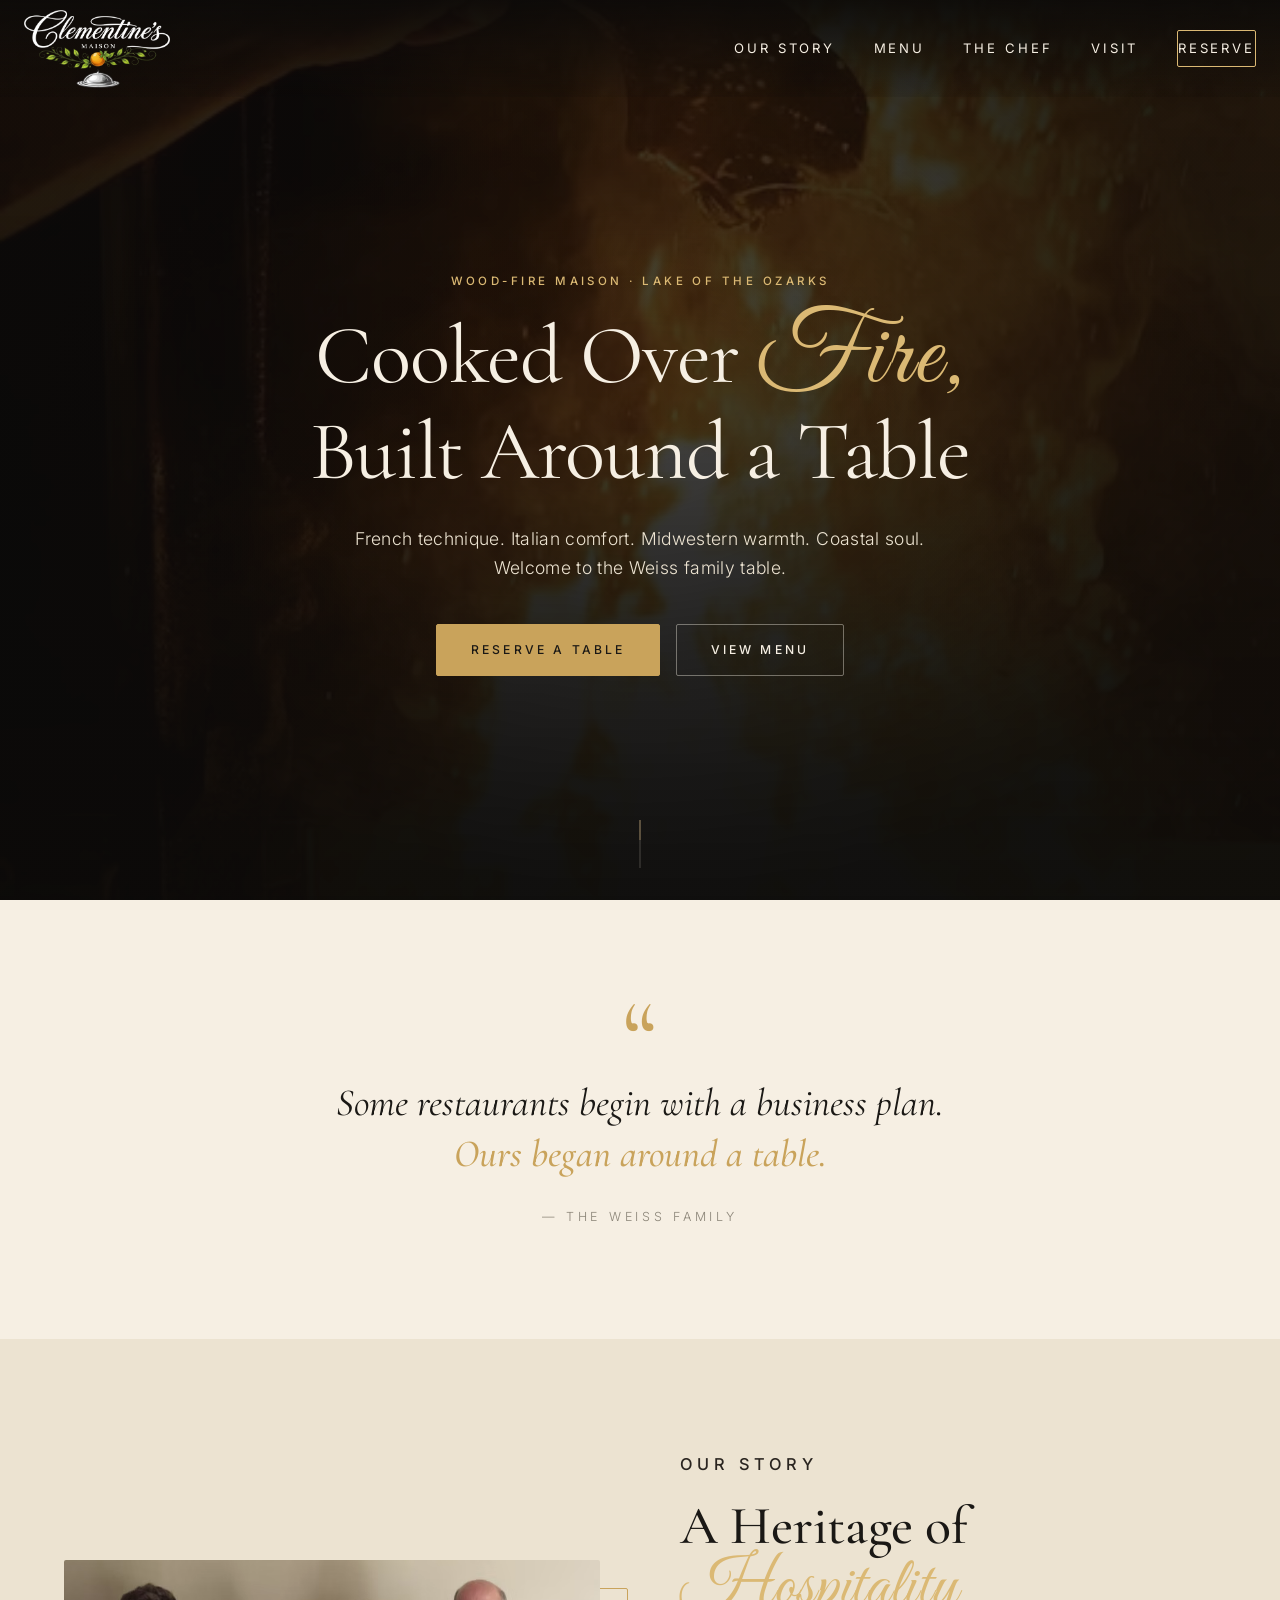
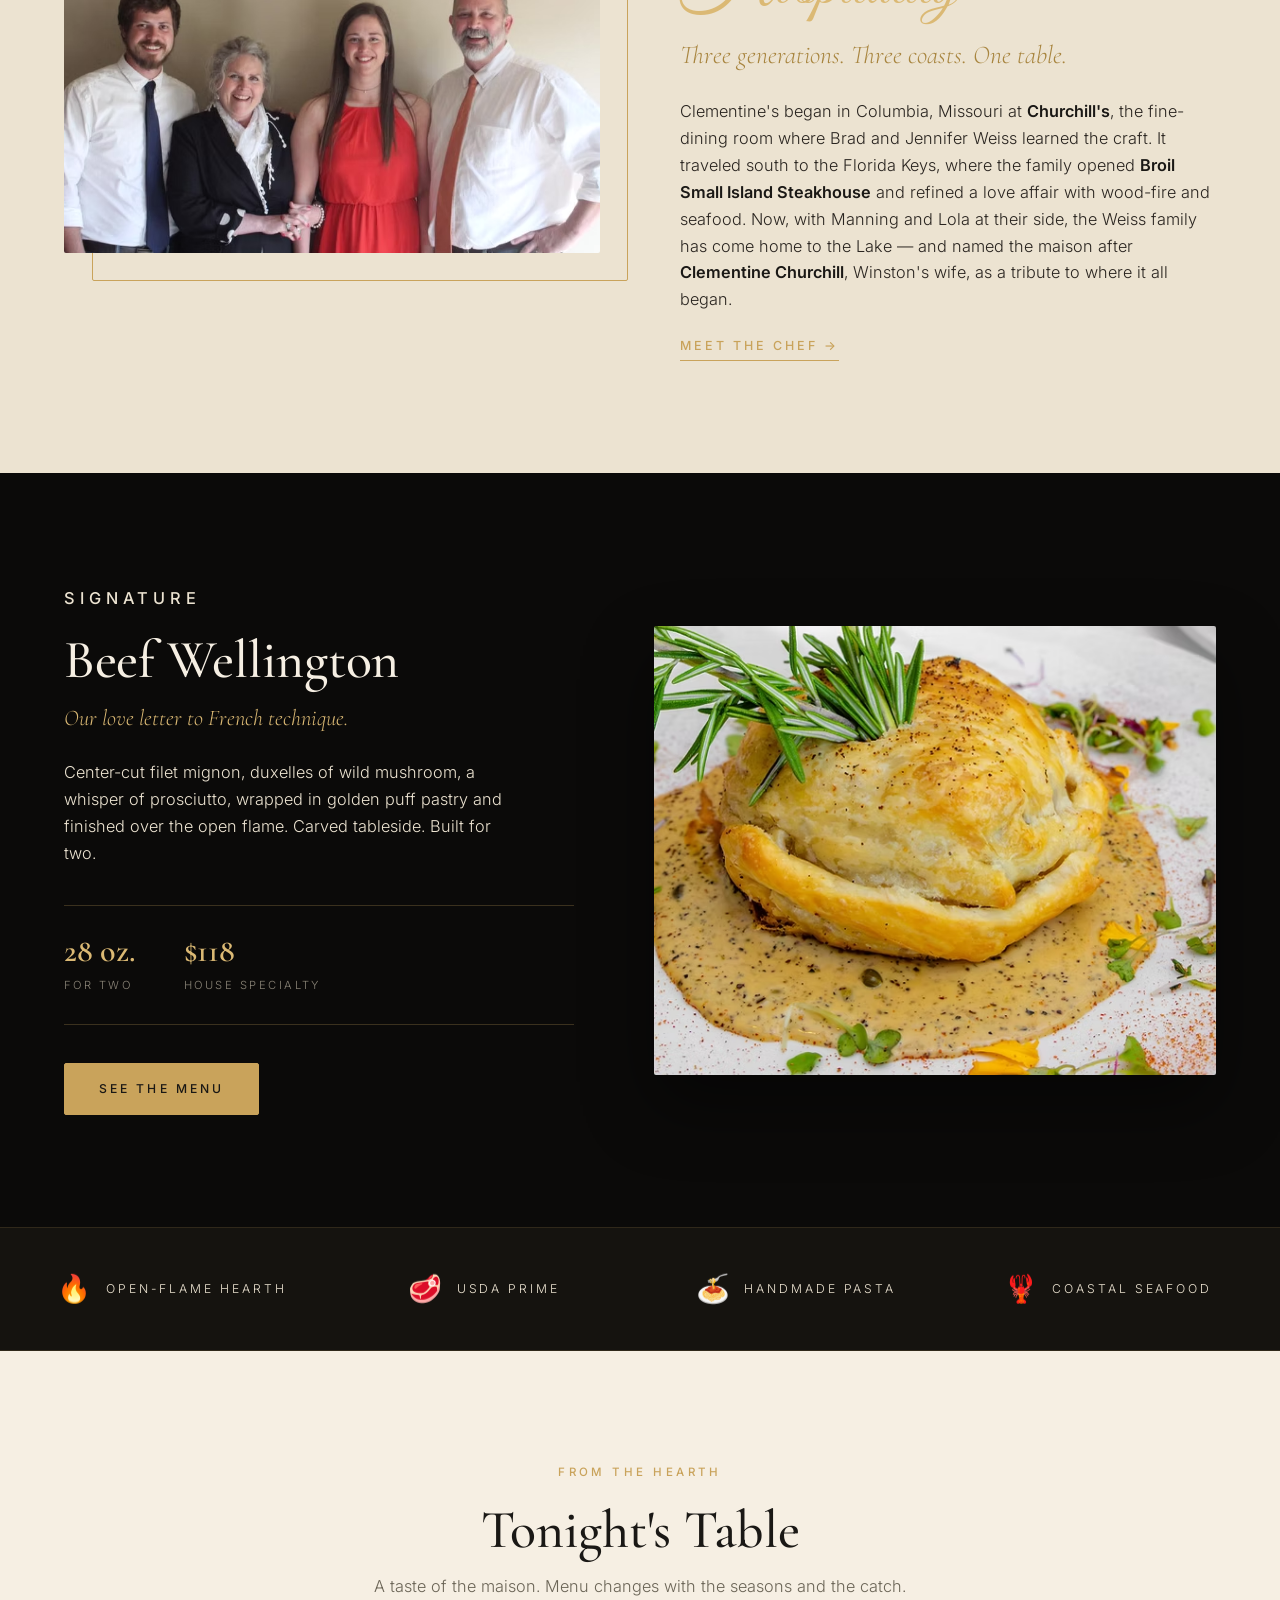
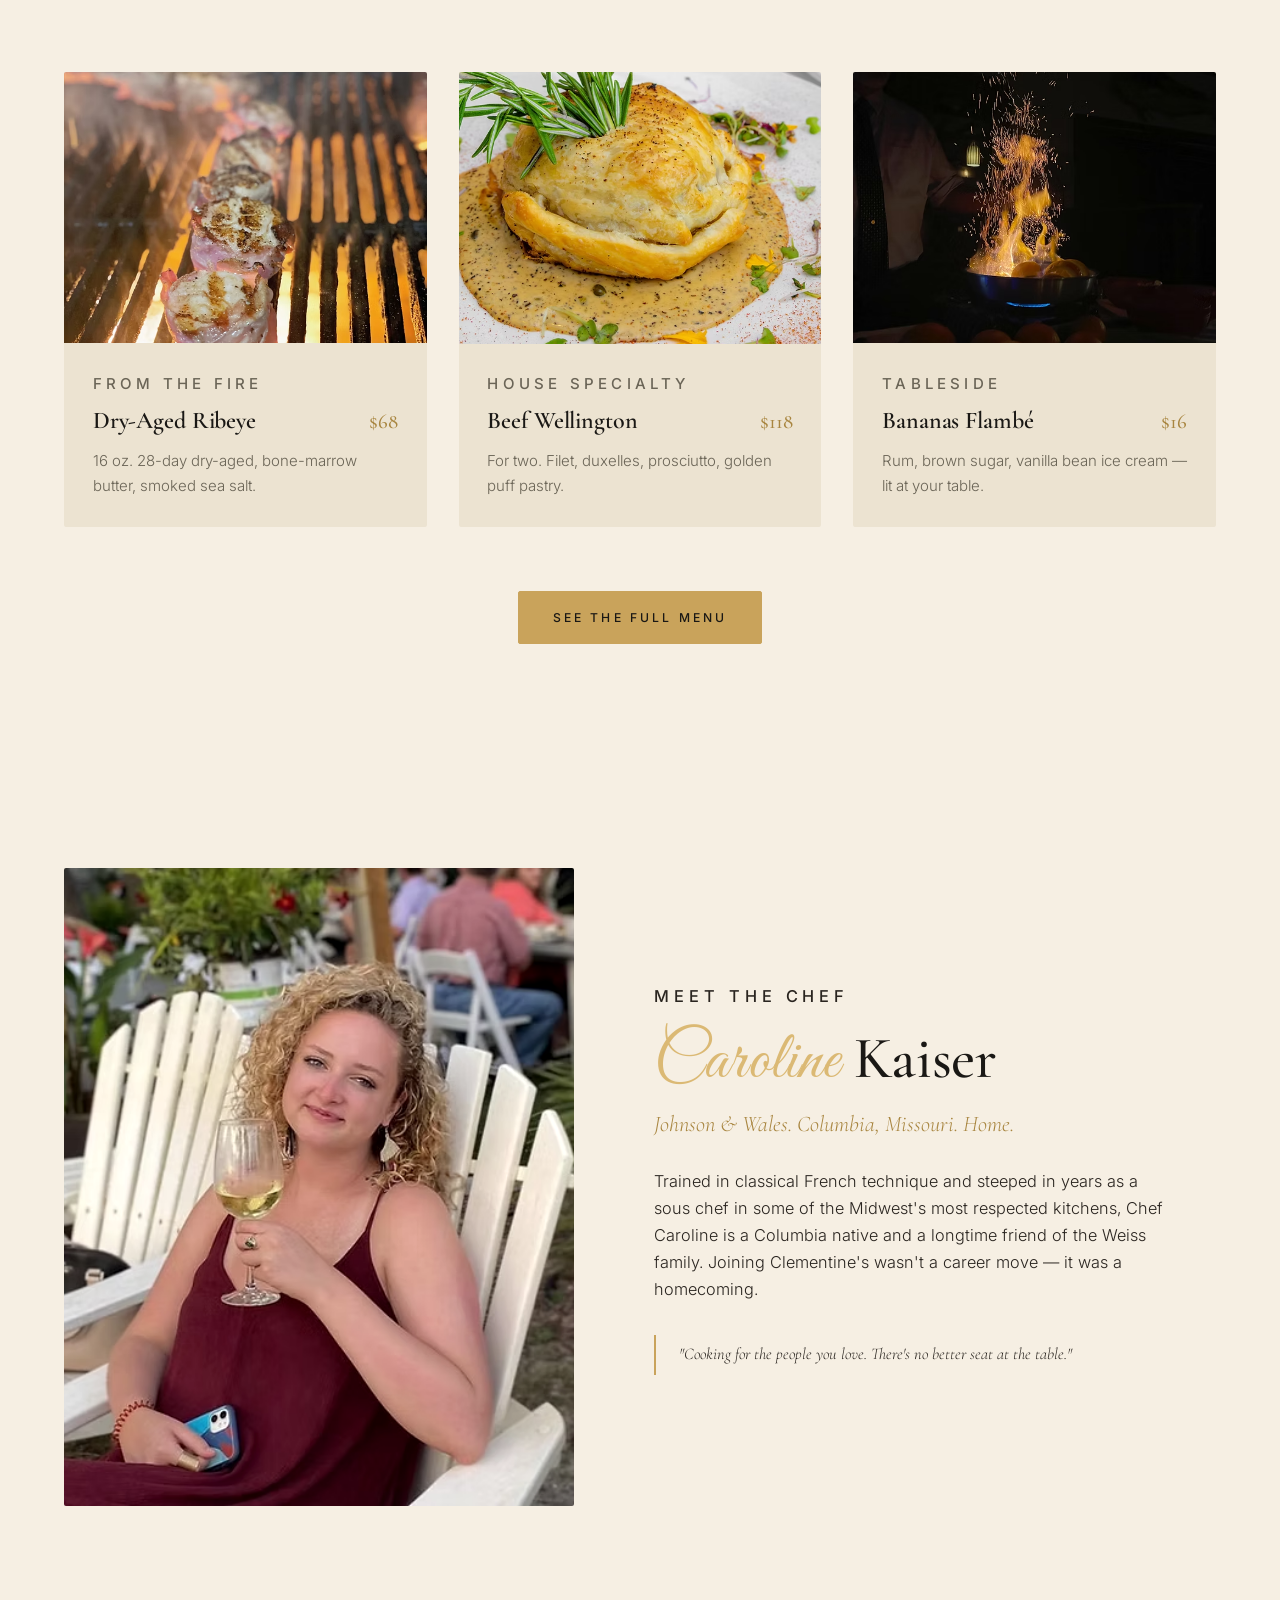
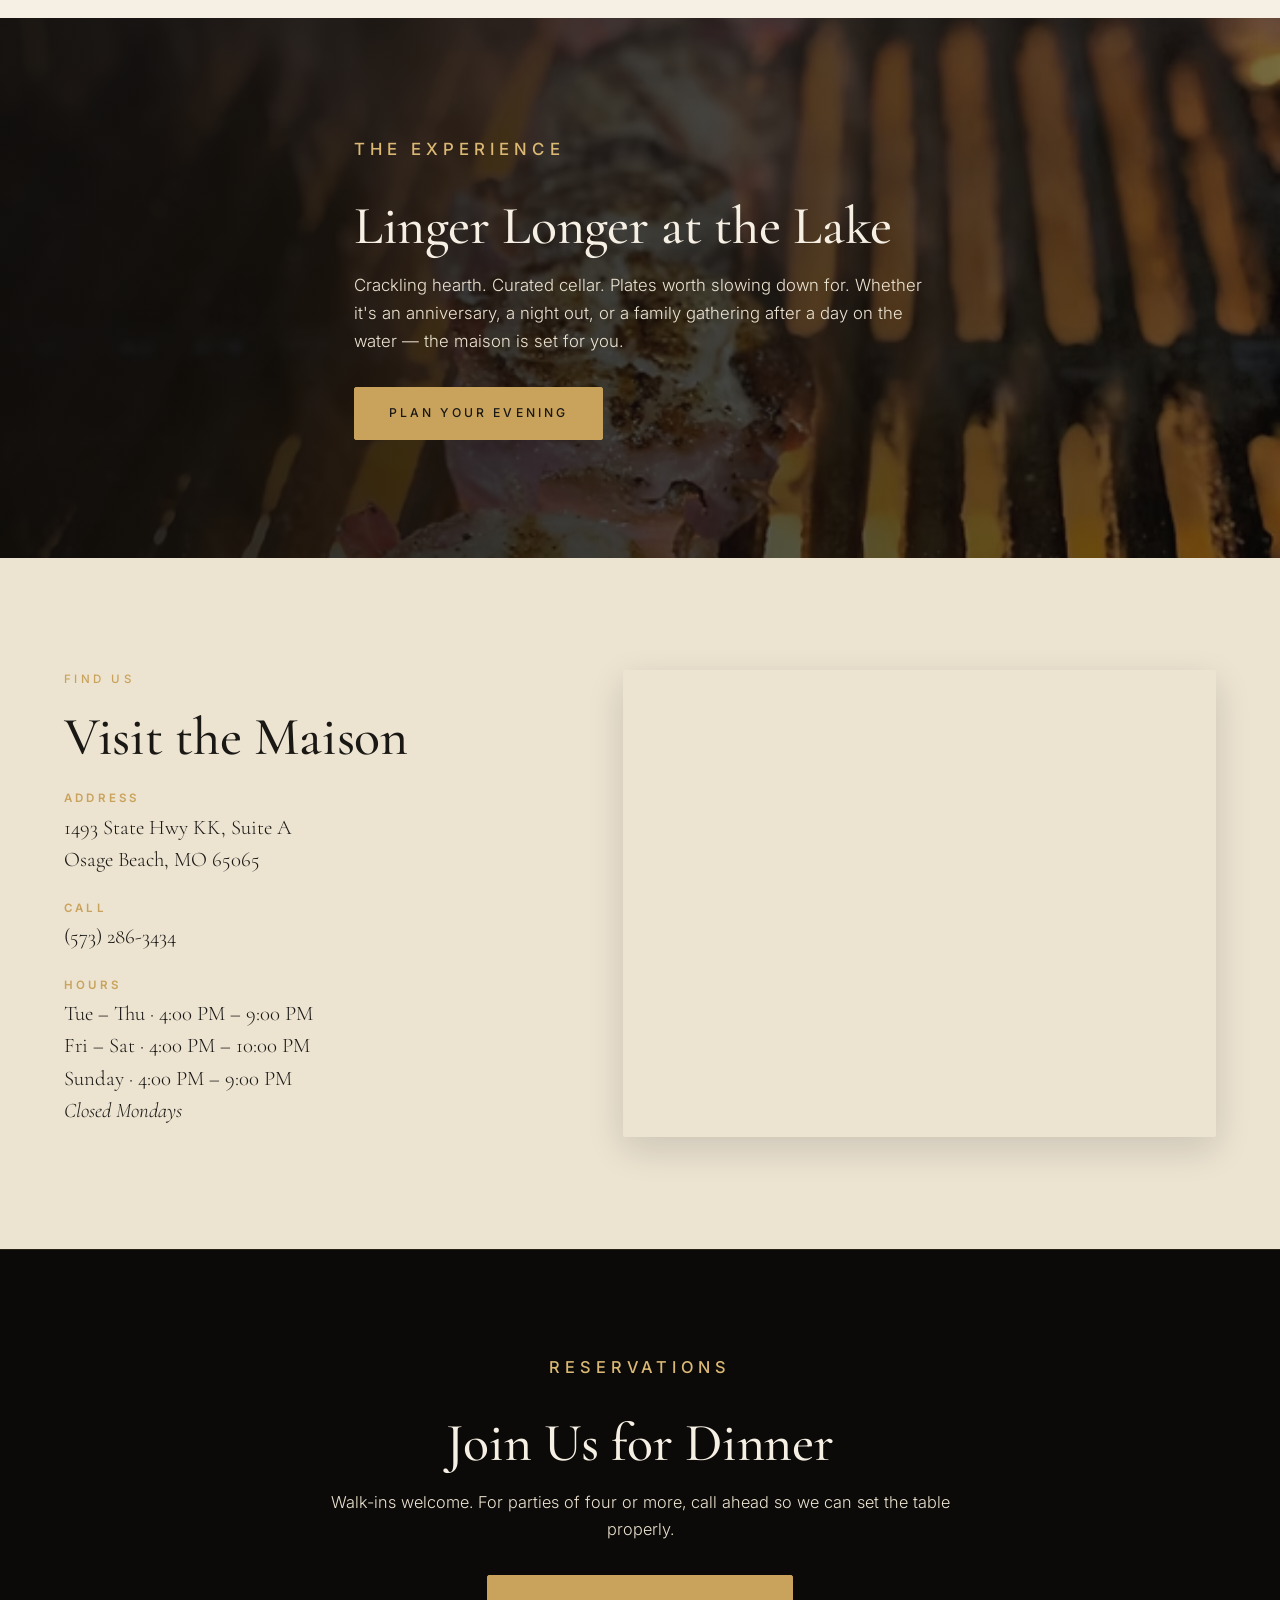
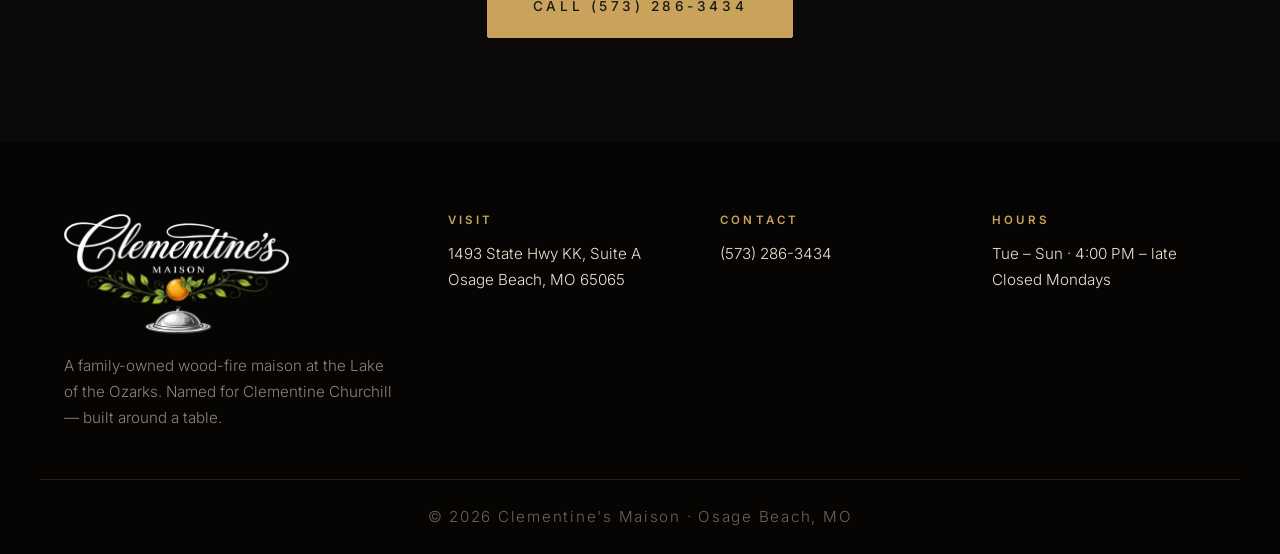
<file: index.html>
<!DOCTYPE html>
<html lang="en">
<head>
<meta charset="UTF-8" />
<meta name="viewport" content="width=device-width, initial-scale=1.0" />
<title>Clementine's Maison — Wood-Fire Steakhouse | Osage Beach, MO</title>
<meta name="description" content="A family-owned wood-fire steakhouse at the Lake of the Ozarks. French technique, Italian comfort, Midwestern warmth, coastal soul." />
<link rel="preconnect" href="https://fonts.googleapis.com" />
<link rel="preconnect" href="https://fonts.gstatic.com" crossorigin />
<link href="https://fonts.googleapis.com/css2?family=Cormorant+Garamond:ital,wght@0,400;0,500;0,600;0,700;1,400&family=Great+Vibes&family=Inter:wght@300;400;500;600&display=swap" rel="stylesheet" />
<link rel="stylesheet" href="styles.css" />
</head>
<body>
<header class="site-header" id="siteHeader">
  <div class="nav-wrap">
    <a href="index.html" class="brand">
      <img src="assets/clementines_logo_nobg.png" alt="Clementine's Maison" class="brand-logo" />
    </a>
    <button class="nav-toggle" id="navToggle" aria-label="Toggle menu">
      <span></span><span></span><span></span>
    </button>
    <nav class="main-nav" id="mainNav">
      <a href="#story">Our Story</a>
      <a href="#menu">Menu</a>
      <a href="#chef">The Chef</a>
      <a href="#visit">Visit</a>
      <a href="#reserve" class="btn btn-outline btn-sm">Reserve</a>
    </nav>
  </div>
</header>

<section class="hero">
  <div class="hero-media">
    <img src="assets/fire_grill.avif" alt="Wood fire at the hearth" />
    <div class="hero-overlay"></div>
  </div>
  <div class="hero-content">
    <p class="eyebrow">Wood-Fire Maison · Lake of the Ozarks</p>
    <h1>Cooked Over <span class="script">Fire,</span><br/>Built Around a Table</h1>
    <p class="hero-sub">French technique. Italian comfort. Midwestern warmth. Coastal soul. Welcome to the Weiss family table.</p>
    <div class="hero-cta">
      <a href="#reserve" class="btn btn-primary">Reserve a Table</a>
      <a href="#menu" class="btn btn-ghost">View Menu</a>
    </div>
  </div>
  <div class="hero-scroll">
    <span></span>
  </div>
</section>

<section class="pullquote">
  <div class="container">
    <p class="mark">&ldquo;</p>
    <blockquote>
      Some restaurants begin with a business plan.<br/>
      <em>Ours began around a table.</em>
    </blockquote>
    <p class="attribution">— The Weiss Family</p>
  </div>
</section>

<section class="story" id="story">
  <div class="container story-grid">
    <div class="story-image">
      <img src="assets/weiss_family.avif" alt="The Weiss family" />
      <div class="story-image-accent"></div>
    </div>
    <div class="story-copy">
      <p class="eyebrow">Our Story</p>
      <h2>A Heritage of <span class="script">Hospitality</span></h2>
      <p class="lede">Three generations. Three coasts. One table.</p>
      <p>Clementine's began in Columbia, Missouri at <strong>Churchill's</strong>, the fine-dining room where Brad and Jennifer Weiss learned the craft. It traveled south to the Florida Keys, where the family opened <strong>Broil Small Island Steakhouse</strong> and refined a love affair with wood-fire and seafood. Now, with Manning and Lola at their side, the Weiss family has come home to the Lake — and named the maison after <strong>Clementine Churchill</strong>, Winston's wife, as a tribute to where it all began.</p>
      <a href="#chef" class="link-arrow">Meet the Chef →</a>
    </div>
  </div>
</section>

<section class="signature">
  <div class="container signature-grid">
    <div class="signature-copy">
      <p class="eyebrow">Signature</p>
      <h2>Beef Wellington</h2>
      <p class="lede">Our love letter to French technique.</p>
      <p>Center-cut filet mignon, duxelles of wild mushroom, a whisper of prosciutto, wrapped in golden puff pastry and finished over the open flame. Carved tableside. Built for two.</p>
      <div class="signature-meta">
        <div><span class="meta-num">28 oz.</span><span class="meta-lbl">For Two</span></div>
        <div><span class="meta-num">$118</span><span class="meta-lbl">House Specialty</span></div>
      </div>
      <a href="menu.html" class="btn btn-primary">See the Menu</a>
    </div>
    <div class="signature-image">
      <img src="assets/beef_wellington.avif" alt="Beef Wellington" />
    </div>
  </div>
</section>

<section class="feature-strip">
  <div class="feature-item"><span>🔥</span><p>Open-Flame Hearth</p></div>
  <div class="feature-item"><span>🥩</span><p>USDA Prime</p></div>
  <div class="feature-item"><span>🍝</span><p>Handmade Pasta</p></div>
  <div class="feature-item"><span>🦞</span><p>Coastal Seafood</p></div>
</section>

<section class="menu-preview" id="menu">
  <div class="container">
    <div class="section-head">
      <p class="eyebrow">From the Hearth</p>
      <h2>Tonight's Table</h2>
      <p class="section-sub">A taste of the maison. Menu changes with the seasons and the catch.</p>
    </div>

    <div class="menu-grid">
      <article class="menu-card">
        <div class="menu-card-img">
          <img src="assets/steaks_grill.avif" alt="Steaks over fire" />
        </div>
        <div class="menu-card-body">
          <p class="card-eyebrow">From the Fire</p>
          <div class="menu-card-head">
            <h3>Dry-Aged Ribeye</h3>
            <span class="price">$68</span>
          </div>
          <p>16 oz. 28-day dry-aged, bone-marrow butter, smoked sea salt.</p>
        </div>
      </article>

      <article class="menu-card">
        <div class="menu-card-img">
          <img src="assets/beef_wellington.avif" alt="Beef Wellington" />
        </div>
        <div class="menu-card-body">
          <p class="card-eyebrow">House Specialty</p>
          <div class="menu-card-head">
            <h3>Beef Wellington</h3>
            <span class="price">$118</span>
          </div>
          <p>For two. Filet, duxelles, prosciutto, golden puff pastry.</p>
        </div>
      </article>

      <article class="menu-card">
        <div class="menu-card-img">
          <img src="assets/banana_fire.avif" alt="Bananas Foster" />
        </div>
        <div class="menu-card-body">
          <p class="card-eyebrow">Tableside</p>
          <div class="menu-card-head">
            <h3>Bananas Flambé</h3>
            <span class="price">$16</span>
          </div>
          <p>Rum, brown sugar, vanilla bean ice cream — lit at your table.</p>
        </div>
      </article>
    </div>

    <div class="menu-cta">
      <a href="menu.html" class="btn btn-primary">See the Full Menu</a>
    </div>
  </div>
</section>

<section class="chef" id="chef">
  <div class="container chef-grid">
    <div class="chef-image">
      <img src="assets/chef_caroline.avif" alt="Chef Caroline Kaiser" />
    </div>
    <div class="chef-copy">
      <p class="eyebrow">Meet the Chef</p>
      <h2><span class="script">Caroline</span> Kaiser</h2>
      <p class="lede">Johnson & Wales. Columbia, Missouri. Home.</p>
      <p>Trained in classical French technique and steeped in years as a sous chef in some of the Midwest's most respected kitchens, Chef Caroline is a Columbia native and a longtime friend of the Weiss family. Joining Clementine's wasn't a career move — it was a homecoming.</p>
      <p class="chef-quote">"Cooking for the people you love. There's no better seat at the table."</p>
    </div>
  </div>
</section>

<section class="experience">
  <div class="experience-media">
    <img src="assets/steaks_grill.avif" alt="Steakhouse dining" />
    <div class="experience-overlay"></div>
  </div>
  <div class="container experience-content">
    <p class="eyebrow light">The Experience</p>
    <h2>Linger Longer at the Lake</h2>
    <p>Crackling hearth. Curated cellar. Plates worth slowing down for. Whether it's an anniversary, a night out, or a family gathering after a day on the water — the maison is set for you.</p>
    <a href="#reserve" class="btn btn-primary">Plan Your Evening</a>
  </div>
</section>

<section class="visit" id="visit">
  <div class="container visit-grid">
    <div class="visit-copy">
      <p class="eyebrow">Find Us</p>
      <h2>Visit the Maison</h2>
      <div class="visit-info">
        <div>
          <h4>Address</h4>
          <p>1493 State Hwy KK, Suite A<br/>Osage Beach, MO 65065</p>
        </div>
        <div>
          <h4>Call</h4>
          <p><a href="tel:+15732863434">(573) 286-3434</a></p>
        </div>
        <div>
          <h4>Hours</h4>
          <p>Tue – Thu · 4:00 PM – 9:00 PM<br/>Fri – Sat · 4:00 PM – 10:00 PM<br/>Sunday · 4:00 PM – 9:00 PM<br/><em>Closed Mondays</em></p>
        </div>
      </div>
    </div>
    <div class="visit-map">
      <iframe src="https://www.google.com/maps?q=1493+State+Hwy+KK,+Osage+Beach,+MO&output=embed" loading="lazy" allowfullscreen referrerpolicy="no-referrer-when-downgrade" title="Map"></iframe>
    </div>
  </div>
</section>

<section class="reserve" id="reserve">
  <div class="container reserve-inner">
    <p class="eyebrow light">Reservations</p>
    <h2>Join Us for Dinner</h2>
    <p>Walk-ins welcome. For parties of four or more, call ahead so we can set the table properly.</p>
    <a href="tel:+15732863434" class="btn btn-primary btn-lg">Call (573) 286-3434</a>
  </div>
</section>

<footer class="site-footer">
  <div class="container footer-grid">
    <div class="footer-brand">
      <img src="assets/clementines_logo_nobg.png" alt="Clementine's Maison" />
      <p>A family-owned wood-fire maison at the Lake of the Ozarks. Named for Clementine Churchill — built around a table.</p>
    </div>
    <div>
      <h4>Visit</h4>
      <p>1493 State Hwy KK, Suite A<br/>Osage Beach, MO 65065</p>
    </div>
    <div>
      <h4>Contact</h4>
      <p><a href="tel:+15732863434">(573) 286-3434</a></p>
    </div>
    <div>
      <h4>Hours</h4>
      <p>Tue – Sun · 4:00 PM – late<br/>Closed Mondays</p>
    </div>
  </div>
  <div class="footer-bottom">
    <p>© <span id="year"></span> Clementine's Maison · Osage Beach, MO</p>
  </div>
</footer>

<script src="script.js"></script>
</body>
</html>
</file>
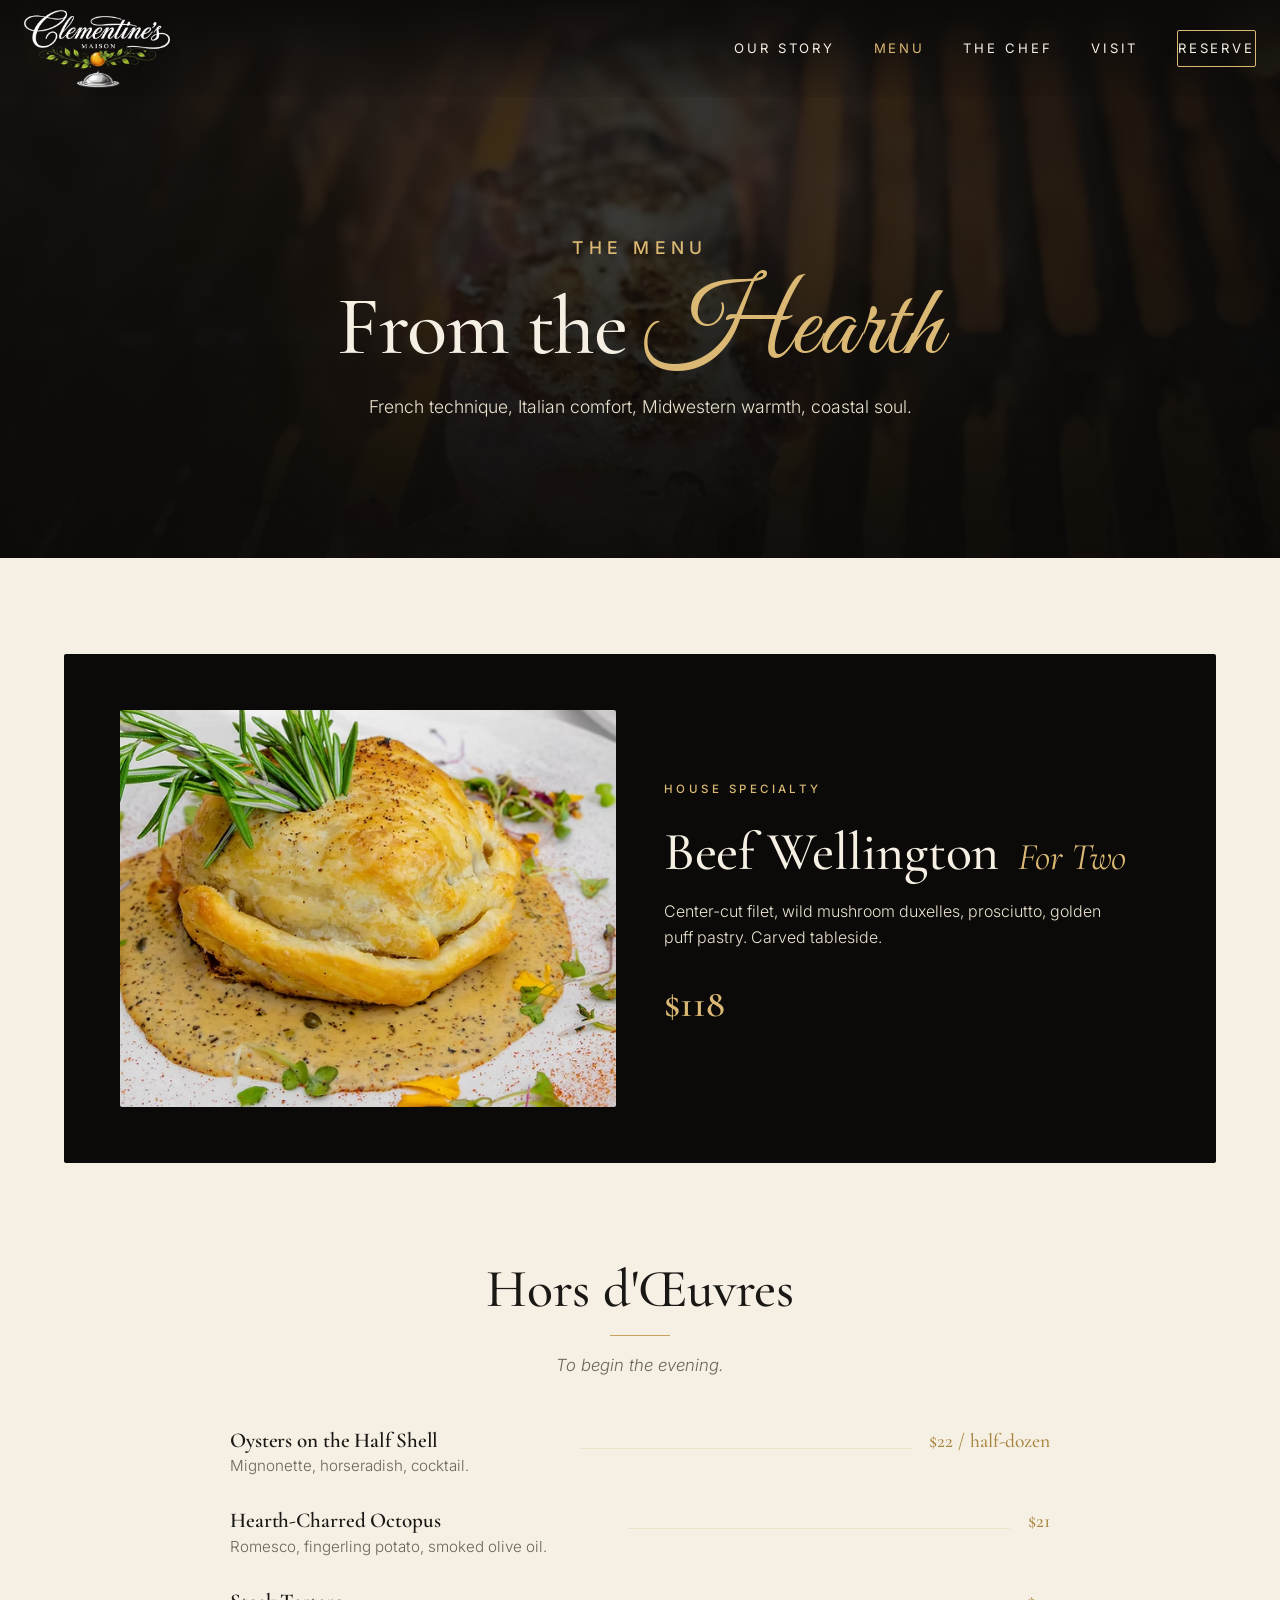
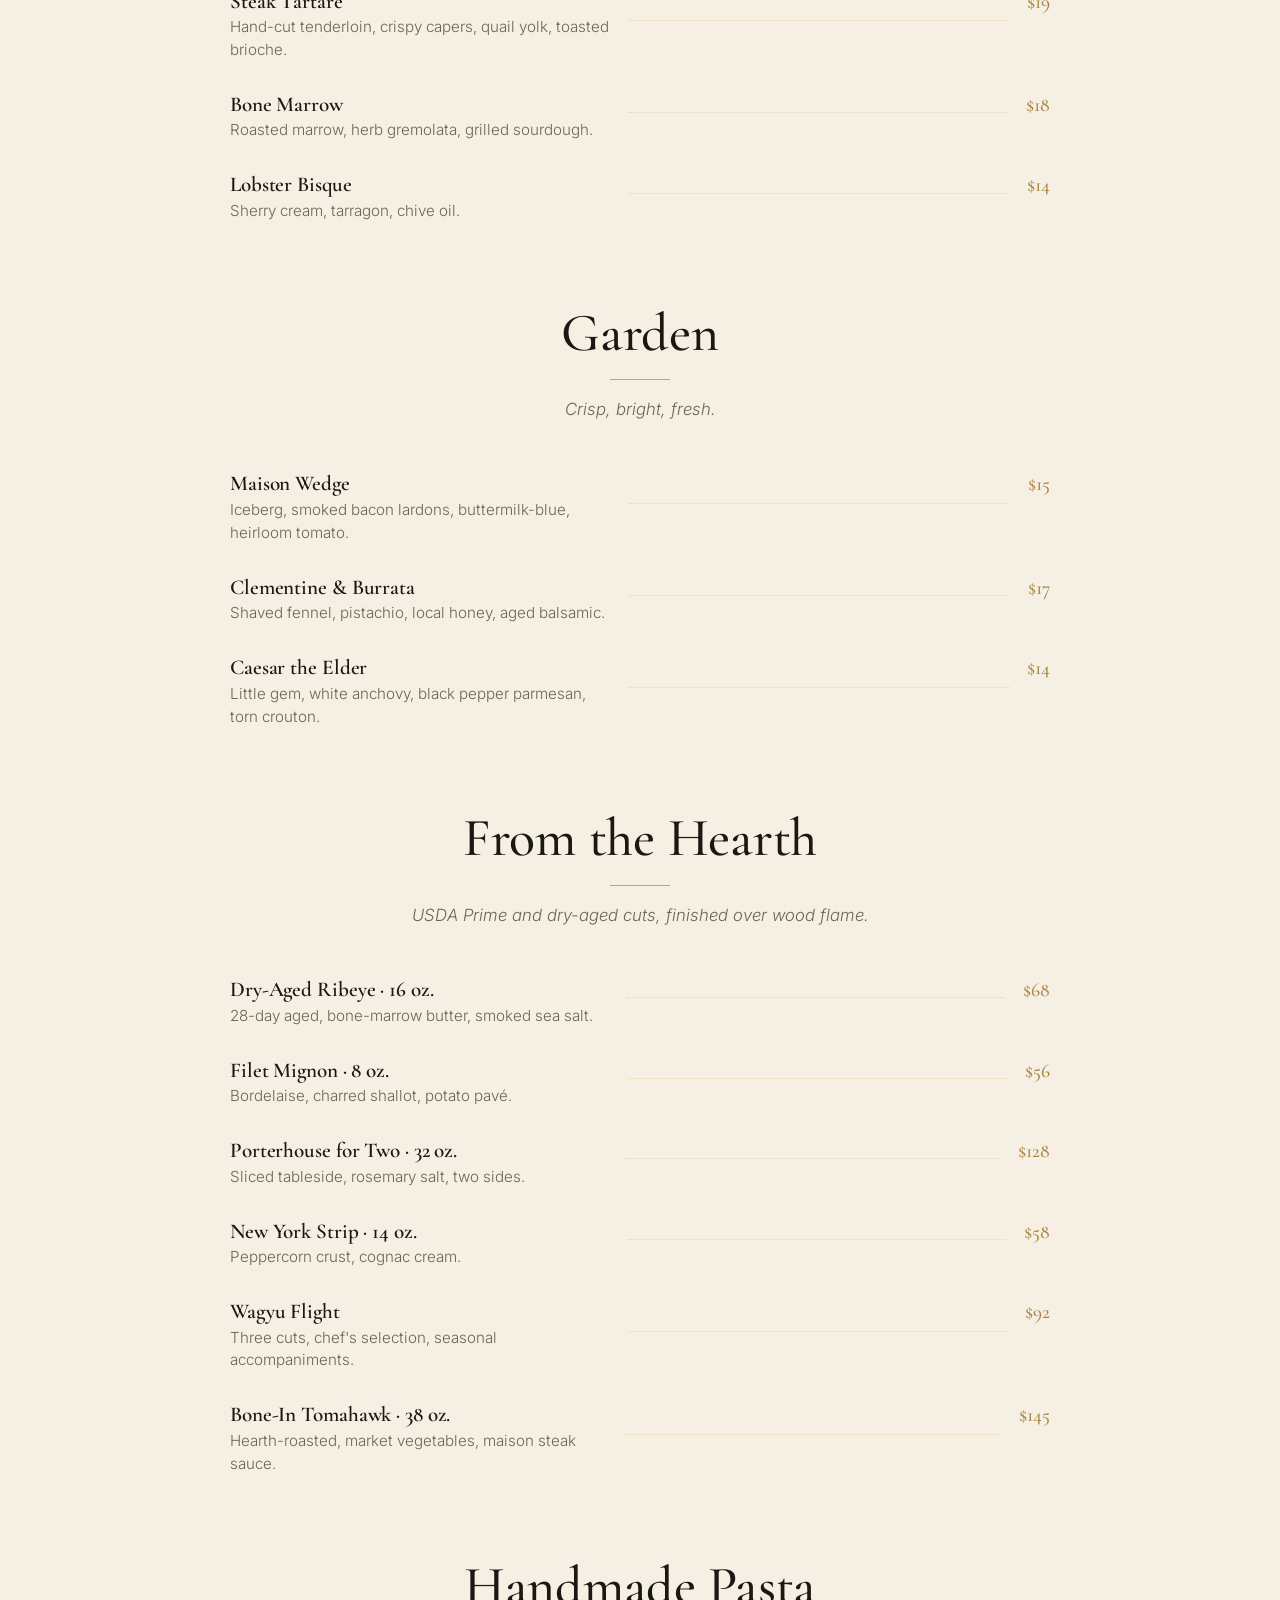
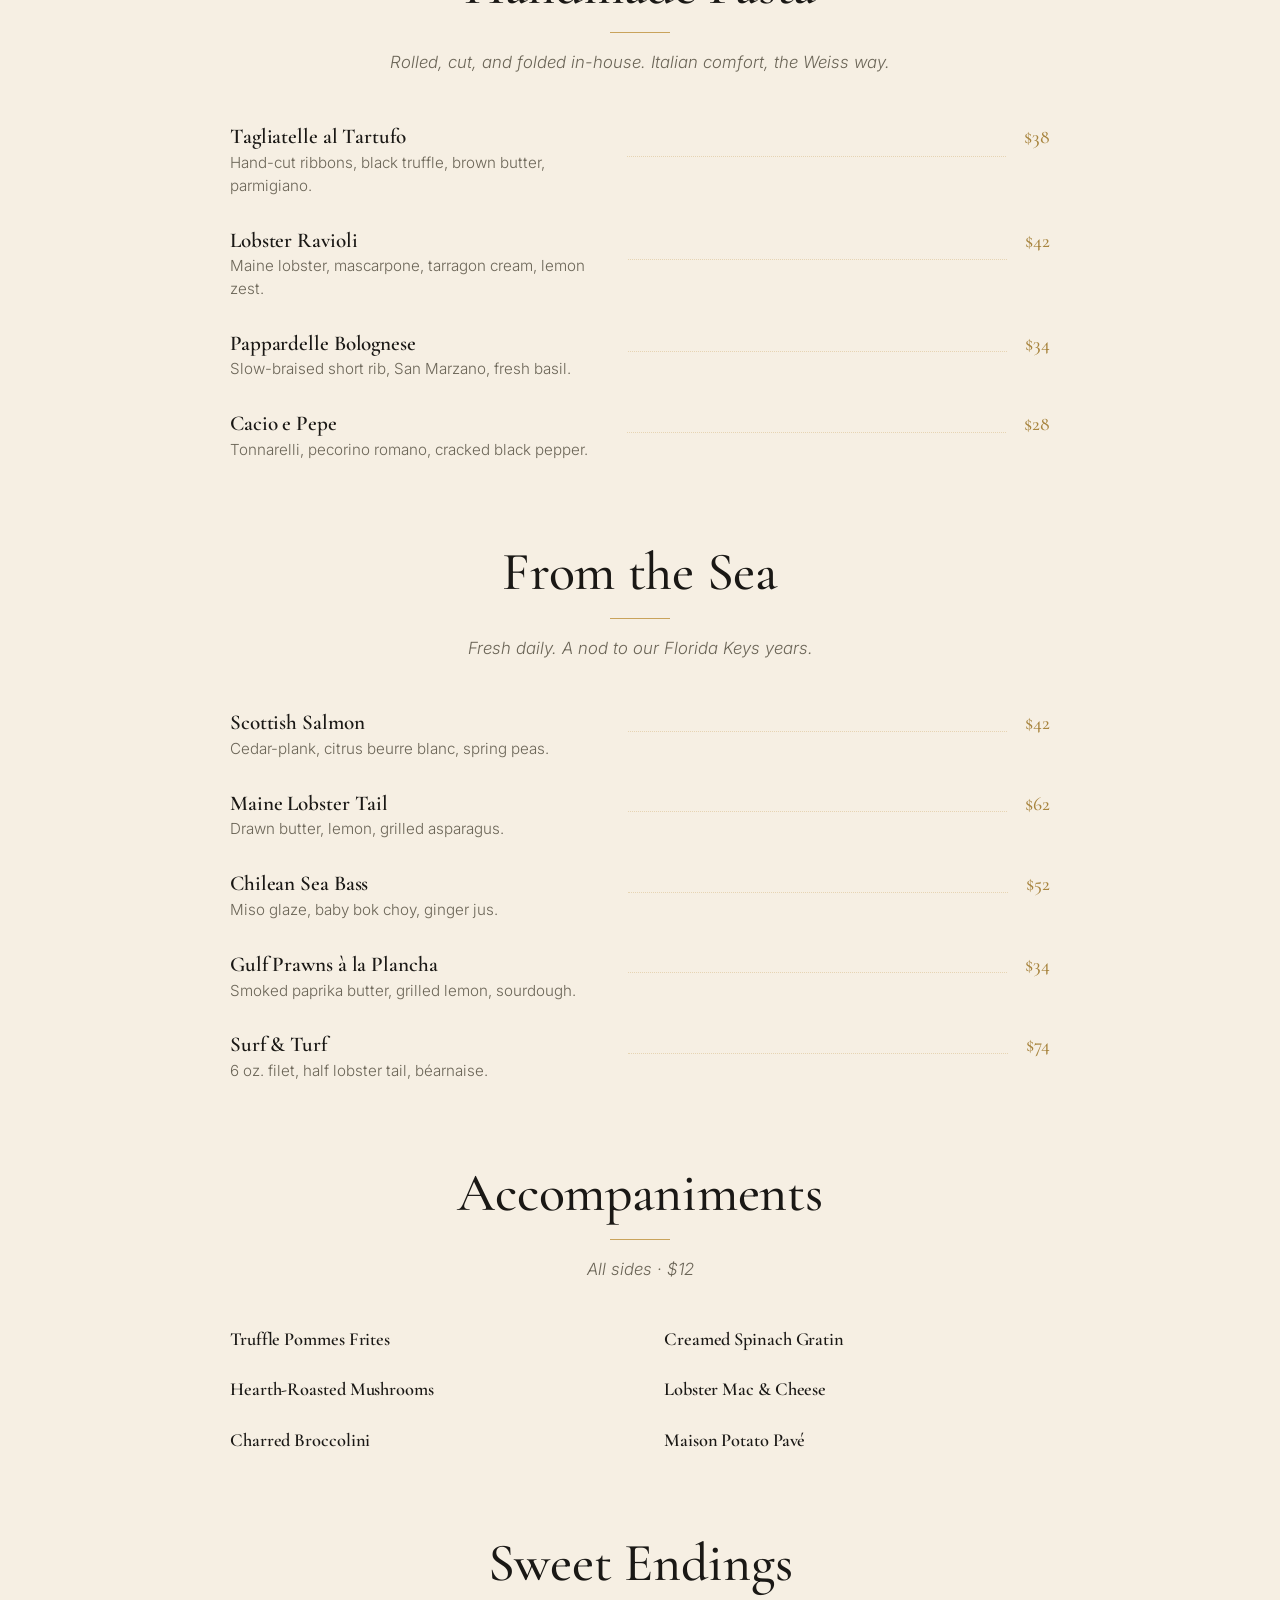
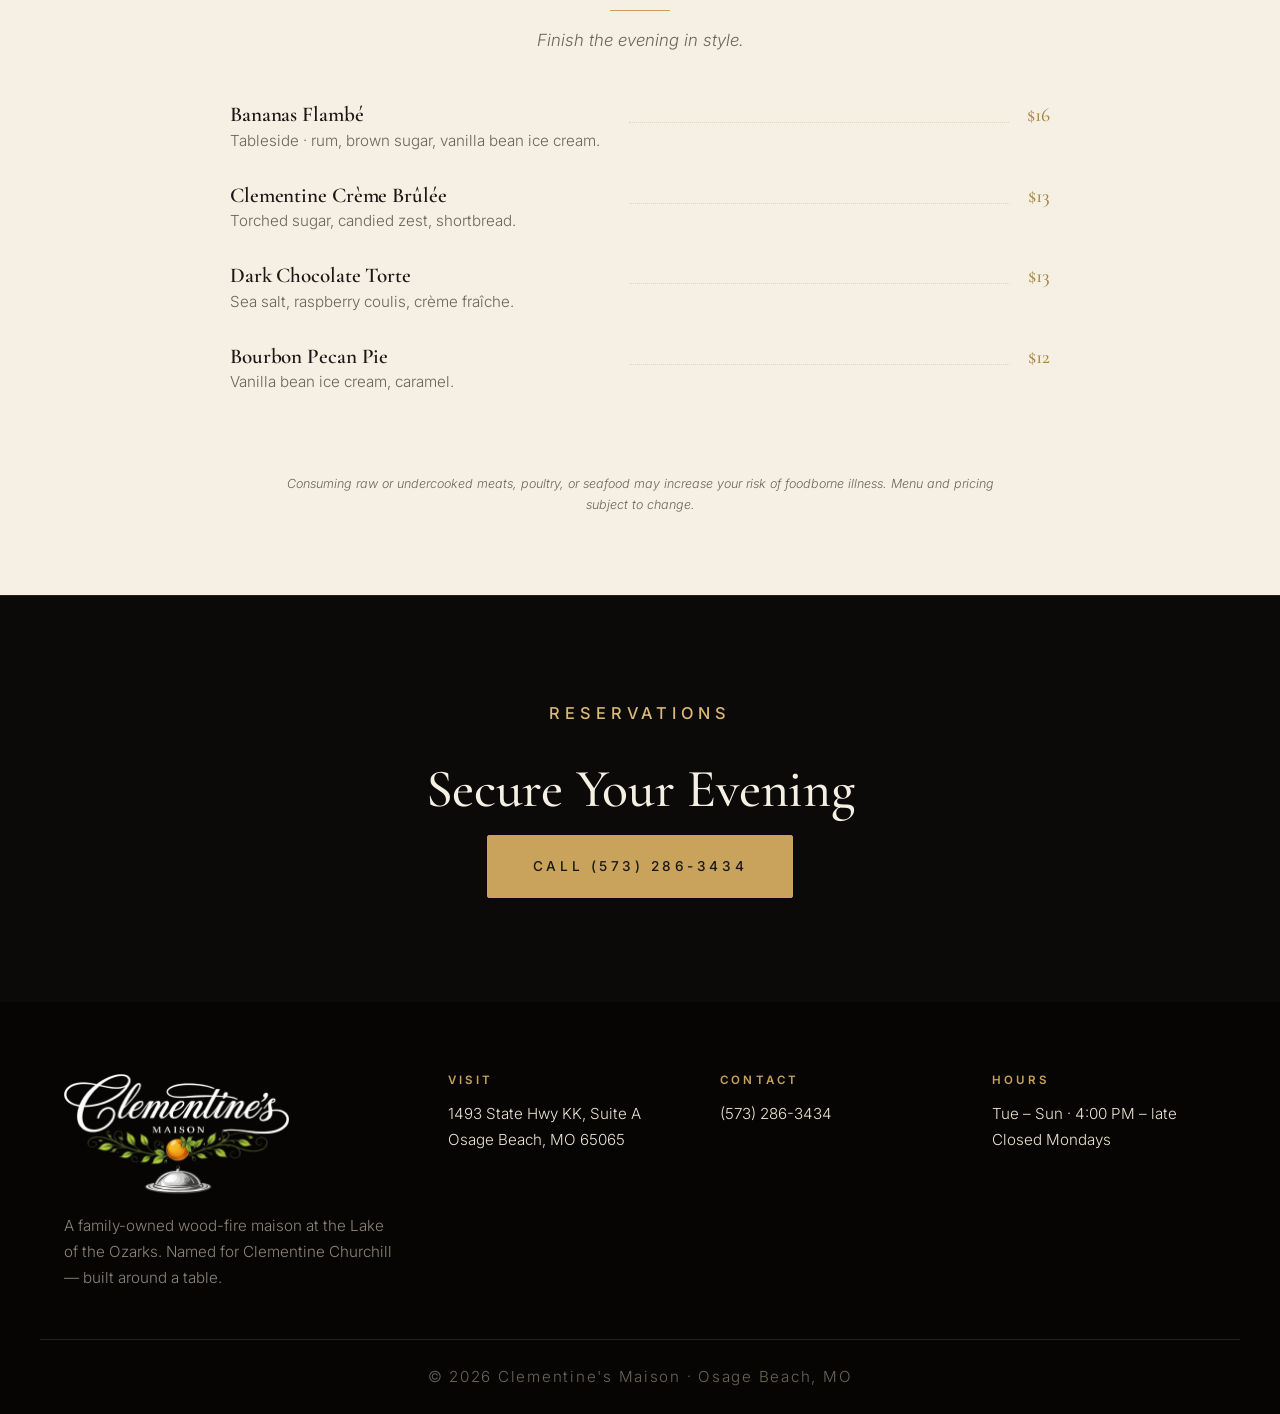
<file: menu.html>
<!DOCTYPE html>
<html lang="en">
<head>
<meta charset="UTF-8" />
<meta name="viewport" content="width=device-width, initial-scale=1.0" />
<title>Menu — Clementine's Maison</title>
<link rel="preconnect" href="https://fonts.googleapis.com" />
<link rel="preconnect" href="https://fonts.gstatic.com" crossorigin />
<link href="https://fonts.googleapis.com/css2?family=Cormorant+Garamond:ital,wght@0,400;0,500;0,600;0,700;1,400&family=Great+Vibes&family=Inter:wght@300;400;500;600&display=swap" rel="stylesheet" />
<link rel="stylesheet" href="styles.css" />
</head>
<body>
<header class="site-header" id="siteHeader">
  <div class="nav-wrap">
    <a href="index.html" class="brand">
      <img src="assets/clementines_logo_nobg.png" alt="Clementine's Maison" class="brand-logo" />
    </a>
    <button class="nav-toggle" id="navToggle" aria-label="Toggle menu">
      <span></span><span></span><span></span>
    </button>
    <nav class="main-nav" id="mainNav">
      <a href="index.html#story">Our Story</a>
      <a href="menu.html" class="active">Menu</a>
      <a href="index.html#chef">The Chef</a>
      <a href="index.html#visit">Visit</a>
      <a href="index.html#reserve" class="btn btn-outline btn-sm">Reserve</a>
    </nav>
  </div>
</header>

<section class="page-hero">
  <div class="page-hero-media">
    <img src="assets/steaks_grill.avif" alt="" />
    <div class="hero-overlay"></div>
  </div>
  <div class="page-hero-content">
    <p class="eyebrow light">The Menu</p>
    <h1>From the <span class="script">Hearth</span></h1>
    <p>French technique, Italian comfort, Midwestern warmth, coastal soul.</p>
  </div>
</section>

<section class="full-menu">
  <div class="container">

    <div class="menu-section signature-callout">
      <div class="signature-callout-img">
        <img src="assets/beef_wellington.avif" alt="Beef Wellington" />
      </div>
      <div class="signature-callout-body">
        <p class="eyebrow">House Specialty</p>
        <h2>Beef Wellington <span class="for-two">For Two</span></h2>
        <p>Center-cut filet, wild mushroom duxelles, prosciutto, golden puff pastry. Carved tableside.</p>
        <span class="price-lg">$118</span>
      </div>
    </div>

    <div class="menu-section">
      <div class="menu-section-head">
        <h2>Hors d'Œuvres</h2>
        <span class="rule"></span>
        <p>To begin the evening.</p>
      </div>
      <div class="menu-list">
        <div class="menu-row">
          <div class="menu-row-main"><h3>Oysters on the Half Shell</h3><p>Mignonette, horseradish, cocktail.</p></div>
          <span class="dots"></span><span class="price">$22 / half-dozen</span>
        </div>
        <div class="menu-row">
          <div class="menu-row-main"><h3>Hearth-Charred Octopus</h3><p>Romesco, fingerling potato, smoked olive oil.</p></div>
          <span class="dots"></span><span class="price">$21</span>
        </div>
        <div class="menu-row">
          <div class="menu-row-main"><h3>Steak Tartare</h3><p>Hand-cut tenderloin, crispy capers, quail yolk, toasted brioche.</p></div>
          <span class="dots"></span><span class="price">$19</span>
        </div>
        <div class="menu-row">
          <div class="menu-row-main"><h3>Bone Marrow</h3><p>Roasted marrow, herb gremolata, grilled sourdough.</p></div>
          <span class="dots"></span><span class="price">$18</span>
        </div>
        <div class="menu-row">
          <div class="menu-row-main"><h3>Lobster Bisque</h3><p>Sherry cream, tarragon, chive oil.</p></div>
          <span class="dots"></span><span class="price">$14</span>
        </div>
      </div>
    </div>

    <div class="menu-section">
      <div class="menu-section-head">
        <h2>Garden</h2>
        <span class="rule"></span>
        <p>Crisp, bright, fresh.</p>
      </div>
      <div class="menu-list">
        <div class="menu-row">
          <div class="menu-row-main"><h3>Maison Wedge</h3><p>Iceberg, smoked bacon lardons, buttermilk-blue, heirloom tomato.</p></div>
          <span class="dots"></span><span class="price">$15</span>
        </div>
        <div class="menu-row">
          <div class="menu-row-main"><h3>Clementine & Burrata</h3><p>Shaved fennel, pistachio, local honey, aged balsamic.</p></div>
          <span class="dots"></span><span class="price">$17</span>
        </div>
        <div class="menu-row">
          <div class="menu-row-main"><h3>Caesar the Elder</h3><p>Little gem, white anchovy, black pepper parmesan, torn crouton.</p></div>
          <span class="dots"></span><span class="price">$14</span>
        </div>
      </div>
    </div>

    <div class="menu-section">
      <div class="menu-section-head">
        <h2>From the Hearth</h2>
        <span class="rule"></span>
        <p>USDA Prime and dry-aged cuts, finished over wood flame.</p>
      </div>
      <div class="menu-list">
        <div class="menu-row">
          <div class="menu-row-main"><h3>Dry-Aged Ribeye · 16 oz.</h3><p>28-day aged, bone-marrow butter, smoked sea salt.</p></div>
          <span class="dots"></span><span class="price">$68</span>
        </div>
        <div class="menu-row">
          <div class="menu-row-main"><h3>Filet Mignon · 8 oz.</h3><p>Bordelaise, charred shallot, potato pavé.</p></div>
          <span class="dots"></span><span class="price">$56</span>
        </div>
        <div class="menu-row">
          <div class="menu-row-main"><h3>Porterhouse for Two · 32 oz.</h3><p>Sliced tableside, rosemary salt, two sides.</p></div>
          <span class="dots"></span><span class="price">$128</span>
        </div>
        <div class="menu-row">
          <div class="menu-row-main"><h3>New York Strip · 14 oz.</h3><p>Peppercorn crust, cognac cream.</p></div>
          <span class="dots"></span><span class="price">$58</span>
        </div>
        <div class="menu-row">
          <div class="menu-row-main"><h3>Wagyu Flight</h3><p>Three cuts, chef's selection, seasonal accompaniments.</p></div>
          <span class="dots"></span><span class="price">$92</span>
        </div>
        <div class="menu-row">
          <div class="menu-row-main"><h3>Bone-In Tomahawk · 38 oz.</h3><p>Hearth-roasted, market vegetables, maison steak sauce.</p></div>
          <span class="dots"></span><span class="price">$145</span>
        </div>
      </div>
    </div>

    <div class="menu-section">
      <div class="menu-section-head">
        <h2>Handmade Pasta</h2>
        <span class="rule"></span>
        <p>Rolled, cut, and folded in-house. Italian comfort, the Weiss way.</p>
      </div>
      <div class="menu-list">
        <div class="menu-row">
          <div class="menu-row-main"><h3>Tagliatelle al Tartufo</h3><p>Hand-cut ribbons, black truffle, brown butter, parmigiano.</p></div>
          <span class="dots"></span><span class="price">$38</span>
        </div>
        <div class="menu-row">
          <div class="menu-row-main"><h3>Lobster Ravioli</h3><p>Maine lobster, mascarpone, tarragon cream, lemon zest.</p></div>
          <span class="dots"></span><span class="price">$42</span>
        </div>
        <div class="menu-row">
          <div class="menu-row-main"><h3>Pappardelle Bolognese</h3><p>Slow-braised short rib, San Marzano, fresh basil.</p></div>
          <span class="dots"></span><span class="price">$34</span>
        </div>
        <div class="menu-row">
          <div class="menu-row-main"><h3>Cacio e Pepe</h3><p>Tonnarelli, pecorino romano, cracked black pepper.</p></div>
          <span class="dots"></span><span class="price">$28</span>
        </div>
      </div>
    </div>

    <div class="menu-section">
      <div class="menu-section-head">
        <h2>From the Sea</h2>
        <span class="rule"></span>
        <p>Fresh daily. A nod to our Florida Keys years.</p>
      </div>
      <div class="menu-list">
        <div class="menu-row">
          <div class="menu-row-main"><h3>Scottish Salmon</h3><p>Cedar-plank, citrus beurre blanc, spring peas.</p></div>
          <span class="dots"></span><span class="price">$42</span>
        </div>
        <div class="menu-row">
          <div class="menu-row-main"><h3>Maine Lobster Tail</h3><p>Drawn butter, lemon, grilled asparagus.</p></div>
          <span class="dots"></span><span class="price">$62</span>
        </div>
        <div class="menu-row">
          <div class="menu-row-main"><h3>Chilean Sea Bass</h3><p>Miso glaze, baby bok choy, ginger jus.</p></div>
          <span class="dots"></span><span class="price">$52</span>
        </div>
        <div class="menu-row">
          <div class="menu-row-main"><h3>Gulf Prawns à la Plancha</h3><p>Smoked paprika butter, grilled lemon, sourdough.</p></div>
          <span class="dots"></span><span class="price">$34</span>
        </div>
        <div class="menu-row">
          <div class="menu-row-main"><h3>Surf & Turf</h3><p>6 oz. filet, half lobster tail, béarnaise.</p></div>
          <span class="dots"></span><span class="price">$74</span>
        </div>
      </div>
    </div>

    <div class="menu-section">
      <div class="menu-section-head">
        <h2>Accompaniments</h2>
        <span class="rule"></span>
        <p>All sides · $12</p>
      </div>
      <div class="menu-list sides-list">
        <div class="menu-row"><div class="menu-row-main"><h3>Truffle Pommes Frites</h3></div></div>
        <div class="menu-row"><div class="menu-row-main"><h3>Creamed Spinach Gratin</h3></div></div>
        <div class="menu-row"><div class="menu-row-main"><h3>Hearth-Roasted Mushrooms</h3></div></div>
        <div class="menu-row"><div class="menu-row-main"><h3>Lobster Mac & Cheese</h3></div></div>
        <div class="menu-row"><div class="menu-row-main"><h3>Charred Broccolini</h3></div></div>
        <div class="menu-row"><div class="menu-row-main"><h3>Maison Potato Pavé</h3></div></div>
      </div>
    </div>

    <div class="menu-section">
      <div class="menu-section-head">
        <h2>Sweet Endings</h2>
        <span class="rule"></span>
        <p>Finish the evening in style.</p>
      </div>
      <div class="menu-list">
        <div class="menu-row">
          <div class="menu-row-main"><h3>Bananas Flambé</h3><p>Tableside · rum, brown sugar, vanilla bean ice cream.</p></div>
          <span class="dots"></span><span class="price">$16</span>
        </div>
        <div class="menu-row">
          <div class="menu-row-main"><h3>Clementine Crème Brûlée</h3><p>Torched sugar, candied zest, shortbread.</p></div>
          <span class="dots"></span><span class="price">$13</span>
        </div>
        <div class="menu-row">
          <div class="menu-row-main"><h3>Dark Chocolate Torte</h3><p>Sea salt, raspberry coulis, crème fraîche.</p></div>
          <span class="dots"></span><span class="price">$13</span>
        </div>
        <div class="menu-row">
          <div class="menu-row-main"><h3>Bourbon Pecan Pie</h3><p>Vanilla bean ice cream, caramel.</p></div>
          <span class="dots"></span><span class="price">$12</span>
        </div>
      </div>
    </div>

    <p class="menu-disclaimer">Consuming raw or undercooked meats, poultry, or seafood may increase your risk of foodborne illness. Menu and pricing subject to change.</p>

  </div>
</section>

<section class="reserve">
  <div class="container reserve-inner">
    <p class="eyebrow light">Reservations</p>
    <h2>Secure Your Evening</h2>
    <a href="tel:+15732863434" class="btn btn-primary btn-lg">Call (573) 286-3434</a>
  </div>
</section>

<footer class="site-footer">
  <div class="container footer-grid">
    <div class="footer-brand">
      <img src="assets/clementines_logo_nobg.png" alt="Clementine's Maison" />
      <p>A family-owned wood-fire maison at the Lake of the Ozarks. Named for Clementine Churchill — built around a table.</p>
    </div>
    <div>
      <h4>Visit</h4>
      <p>1493 State Hwy KK, Suite A<br/>Osage Beach, MO 65065</p>
    </div>
    <div>
      <h4>Contact</h4>
      <p><a href="tel:+15732863434">(573) 286-3434</a></p>
    </div>
    <div>
      <h4>Hours</h4>
      <p>Tue – Sun · 4:00 PM – late<br/>Closed Mondays</p>
    </div>
  </div>
  <div class="footer-bottom">
    <p>© <span id="year"></span> Clementine's Maison · Osage Beach, MO</p>
  </div>
</footer>

<script src="script.js"></script>
</body>
</html>
</file>
<file: styles.css>
:root {
  --bg: #0b0a09;
  --bg-2: #15130f;
  --bg-3: #1d1a15;
  --cream: #f6efe3;
  --cream-2: #ece3d1;
  --paper: #f1ead8;
  --ink: #1a1815;
  --ink-2: #2a2520;
  --muted: #8b8578;
  --muted-2: #6b6557;
  --gold: #c9a35b;
  --gold-2: #dbb974;
  --gold-3: #a8853f;
  --orange: #e67a2b;
  --green: #3d5c3a;
  --rule: rgba(201, 163, 91, 0.35);
}

* { box-sizing: border-box; margin: 0; padding: 0; }

html { scroll-behavior: smooth; }

body {
  font-family: 'Inter', system-ui, -apple-system, sans-serif;
  color: var(--ink);
  background: var(--cream);
  line-height: 1.65;
  font-weight: 300;
  -webkit-font-smoothing: antialiased;
  -moz-osx-font-smoothing: grayscale;
}

h1, h2, h3, h4 {
  font-family: 'Cormorant Garamond', Georgia, serif;
  font-weight: 500;
  line-height: 1.12;
  color: var(--ink);
  letter-spacing: -0.005em;
}

h1 { font-size: clamp(2.8rem, 6.5vw, 5.6rem); letter-spacing: -0.015em; font-weight: 500; }
h2 { font-size: clamp(2.1rem, 4.2vw, 3.4rem); }
h3 { font-size: 1.35rem; font-weight: 600; }

.script {
  font-family: 'Great Vibes', cursive;
  font-weight: 400;
  color: var(--gold-2);
  font-size: 1.25em;
  letter-spacing: 0.01em;
  line-height: 0.9;
}

a { color: inherit; text-decoration: none; }
img { max-width: 100%; display: block; }

.container { max-width: 1200px; margin: 0 auto; padding: 0 1.5rem; }

.eyebrow {
  font-family: 'Inter', sans-serif;
  font-size: 0.72rem;
  letter-spacing: 0.3em;
  text-transform: uppercase;
  color: var(--gold);
  font-weight: 500;
  margin-bottom: 1.1rem;
}
.eyebrow.light { color: var(--gold-2); }

/* ------- Header ------- */
.site-header {
  position: fixed;
  top: 0; left: 0; right: 0;
  z-index: 50;
  padding: 0.6rem 0;
  background: linear-gradient(to bottom, rgba(11,10,9,0.85), rgba(11,10,9,0.1));
  transition: background 0.35s ease, padding 0.3s ease, box-shadow 0.3s ease;
}
.site-header.scrolled {
  background: rgba(11,10,9,0.96);
  backdrop-filter: blur(10px);
  -webkit-backdrop-filter: blur(10px);
  padding: 0.3rem 0;
  box-shadow: 0 2px 20px rgba(0,0,0,0.45);
  border-bottom: 1px solid rgba(201,163,91,0.12);
}
.nav-wrap {
  max-width: 1320px;
  margin: 0 auto;
  padding: 0 1.5rem;
  display: flex;
  align-items: center;
  justify-content: space-between;
}
.brand-logo {
  height: 78px;
  width: auto;
  transition: height 0.3s ease;
}
.site-header.scrolled .brand-logo { height: 58px; }

.main-nav {
  display: flex;
  align-items: center;
  gap: 2.4rem;
}
.main-nav a {
  color: var(--cream);
  font-size: 0.82rem;
  letter-spacing: 0.22em;
  text-transform: uppercase;
  font-weight: 400;
  position: relative;
  padding: 0.4rem 0;
  transition: color 0.2s ease;
}
.main-nav a:not(.btn):hover { color: var(--gold-2); }
.main-nav a.active { color: var(--gold-2); }
.main-nav a:not(.btn)::after {
  content: "";
  position: absolute;
  bottom: 0; left: 50%;
  width: 0; height: 1px;
  background: var(--gold-2);
  transition: width 0.3s ease, left 0.3s ease;
}
.main-nav a:not(.btn):hover::after { width: 100%; left: 0; }

.nav-toggle {
  display: none;
  background: transparent;
  border: 0;
  width: 40px; height: 40px;
  flex-direction: column;
  justify-content: center;
  gap: 5px;
  cursor: pointer;
  padding: 0;
}
.nav-toggle span {
  display: block;
  height: 2px;
  background: var(--cream);
  border-radius: 2px;
  transition: transform 0.3s, opacity 0.3s;
}

/* ------- Buttons ------- */
.btn {
  display: inline-block;
  padding: 0.95rem 2.1rem;
  font-size: 0.76rem;
  letter-spacing: 0.26em;
  text-transform: uppercase;
  font-weight: 500;
  border-radius: 2px;
  transition: all 0.25s ease;
  cursor: pointer;
  border: 1px solid transparent;
  font-family: 'Inter', sans-serif;
}
.btn-primary {
  background: var(--gold);
  color: #1a1815;
  border-color: var(--gold);
}
.btn-primary:hover {
  background: var(--gold-2);
  border-color: var(--gold-2);
  transform: translateY(-1px);
  box-shadow: 0 8px 24px rgba(201,163,91,0.25);
}
.btn-outline {
  border: 1px solid var(--gold-2);
  color: var(--gold-2);
  background: transparent;
}
.btn-outline:hover { background: var(--gold-2); color: #1a1815; }
.btn-ghost {
  color: var(--cream);
  border: 1px solid rgba(246,239,227,0.4);
  background: transparent;
}
.btn-ghost:hover { border-color: var(--cream); background: rgba(255,255,255,0.08); }
.btn-sm { padding: 0.6rem 1.3rem; font-size: 0.7rem; }
.btn-lg { padding: 1.2rem 2.8rem; font-size: 0.85rem; }

.link-arrow {
  display: inline-block;
  color: var(--gold);
  font-size: 0.78rem;
  letter-spacing: 0.24em;
  text-transform: uppercase;
  font-weight: 500;
  padding-bottom: 4px;
  border-bottom: 1px solid var(--gold);
  margin-top: 1.4rem;
  transition: color 0.2s ease, border-color 0.2s ease, transform 0.2s ease;
}
.link-arrow:hover { color: var(--gold-2); border-color: var(--gold-2); transform: translateX(4px); }

/* ------- Hero ------- */
.hero {
  position: relative;
  min-height: 100vh;
  display: flex;
  align-items: center;
  justify-content: center;
  color: var(--cream);
  overflow: hidden;
}
.hero-media, .hero-media img {
  position: absolute; inset: 0;
  width: 100%; height: 100%;
  object-fit: cover;
}
.hero-media img { animation: heroZoom 18s ease-out forwards; }
@keyframes heroZoom {
  from { transform: scale(1.08); }
  to { transform: scale(1); }
}
.hero-overlay {
  position: absolute; inset: 0;
  background:
    radial-gradient(ellipse at 50% 45%, rgba(11,10,9,0.25), rgba(11,10,9,0.78) 70%),
    linear-gradient(180deg, rgba(11,10,9,0.5) 0%, rgba(11,10,9,0.9) 100%);
}
.hero-content {
  position: relative;
  z-index: 2;
  text-align: center;
  max-width: 880px;
  padding: 9rem 1.5rem 6rem;
}
.hero-content h1 {
  color: var(--cream);
  margin: 0.6rem 0 1.6rem;
  font-weight: 400;
}
.hero-content .eyebrow { color: var(--gold-2); }
.hero-sub {
  font-size: 1.1rem;
  color: var(--cream-2);
  margin-bottom: 2.6rem;
  font-weight: 300;
  max-width: 600px;
  margin-inline: auto;
  letter-spacing: 0.02em;
}
.hero-cta { display: flex; gap: 1rem; justify-content: center; flex-wrap: wrap; }
.hero-scroll {
  position: absolute;
  bottom: 2rem; left: 50%;
  transform: translateX(-50%);
  width: 1px; height: 48px;
  background: rgba(246,239,227,0.25);
  overflow: hidden;
}
.hero-scroll span {
  display: block; width: 1px; height: 20px;
  background: var(--gold-2);
  animation: scrollLine 2.2s ease-in-out infinite;
}
@keyframes scrollLine {
  0% { transform: translateY(-30px); }
  100% { transform: translateY(60px); }
}

/* ------- Pullquote ------- */
.pullquote {
  background: var(--cream);
  padding: 7rem 0;
  text-align: center;
  position: relative;
}
.pullquote .mark {
  font-family: 'Cormorant Garamond', serif;
  font-size: 7rem;
  line-height: 0.5;
  color: var(--gold);
  margin-bottom: 0.6rem;
}
.pullquote blockquote {
  font-family: 'Cormorant Garamond', serif;
  font-size: clamp(1.6rem, 3vw, 2.4rem);
  font-weight: 400;
  font-style: italic;
  color: var(--ink);
  max-width: 760px;
  margin: 0 auto;
  line-height: 1.35;
}
.pullquote blockquote em {
  color: var(--gold);
  font-style: italic;
  font-weight: 500;
}
.pullquote .attribution {
  margin-top: 1.6rem;
  font-size: 0.78rem;
  letter-spacing: 0.3em;
  text-transform: uppercase;
  color: var(--muted);
}

/* ------- Story ------- */
.story {
  padding: 7rem 0;
  background: var(--cream-2);
  position: relative;
}
.story-grid {
  display: grid;
  grid-template-columns: 1fr 1fr;
  gap: 5rem;
  align-items: center;
}
.story-image { position: relative; }
.story-image img {
  width: 100%;
  height: auto;
  border-radius: 2px;
  filter: saturate(0.92) contrast(1.02);
  display: block;
}
.story-image-accent {
  position: absolute;
  top: 28px; left: 28px; right: -28px; bottom: -28px;
  border: 1px solid var(--gold);
  z-index: -1;
  border-radius: 2px;
}
.story-copy .lede {
  font-family: 'Cormorant Garamond', serif;
  font-size: 1.6rem;
  font-style: italic;
  color: var(--gold-3);
  margin: 1.2rem 0 1.6rem;
  line-height: 1.35;
}
.story-copy p { color: var(--ink-2); font-size: 1.02rem; }
.story-copy strong { color: var(--ink); font-weight: 600; }

/* ------- Signature dish ------- */
.signature {
  background: var(--bg);
  color: var(--cream);
  padding: 7rem 0;
}
.signature-grid {
  display: grid;
  grid-template-columns: 1fr 1.1fr;
  gap: 5rem;
  align-items: center;
}
.signature h2 { color: var(--cream); margin-bottom: 0.6rem; }
.signature .lede {
  font-family: 'Cormorant Garamond', serif;
  font-size: 1.4rem;
  font-style: italic;
  color: var(--gold-2);
  margin-bottom: 1.4rem;
}
.signature p { color: var(--cream-2); max-width: 460px; font-size: 1.02rem; }
.signature-meta {
  display: flex;
  gap: 3rem;
  margin: 2.4rem 0 2.4rem;
  padding: 1.8rem 0;
  border-top: 1px solid rgba(201,163,91,0.25);
  border-bottom: 1px solid rgba(201,163,91,0.25);
}
.signature-meta > div { display: flex; flex-direction: column; gap: 0.2rem; }
.signature-image img {
  width: 100%;
  aspect-ratio: 5/4;
  object-fit: cover;
  border-radius: 2px;
  box-shadow: 0 30px 70px rgba(0,0,0,0.45);
}

/* ------- Feature strip ------- */
.feature-strip {
  background: var(--bg-2);
  color: var(--cream);
  display: grid;
  grid-template-columns: repeat(4, 1fr);
  padding: 2.4rem 1.5rem;
  gap: 1rem;
  text-align: center;
  border-top: 1px solid rgba(201,163,91,0.15);
  border-bottom: 1px solid rgba(201,163,91,0.15);
}
.feature-item { display: flex; align-items: center; justify-content: center; gap: 0.9rem; }
.feature-item span { font-size: 1.7rem; }
.feature-item p {
  font-size: 0.76rem;
  letter-spacing: 0.24em;
  text-transform: uppercase;
  color: var(--cream-2);
  margin: 0;
}

/* ------- Section head ------- */
.section-head { text-align: center; margin-bottom: 4.5rem; }
.section-head h2 { margin-bottom: 0.8rem; }
.section-sub { color: var(--muted-2); max-width: 580px; margin: 0 auto; font-size: 1.02rem; }

/* ------- Menu preview ------- */
.menu-preview { padding: 7rem 0; background: var(--cream); }
.menu-grid {
  display: grid;
  grid-template-columns: repeat(3, 1fr);
  gap: 2rem;
}
.menu-card {
  background: var(--cream-2);
  border-radius: 2px;
  overflow: hidden;
  transition: transform 0.35s ease, box-shadow 0.35s ease;
}
.menu-card:hover { transform: translateY(-6px); box-shadow: 0 24px 50px rgba(15,14,12,0.15); }
.menu-card-img { aspect-ratio: 4/3; overflow: hidden; }
.menu-card-img img {
  width: 100%; height: 100%; object-fit: cover;
  transition: transform 0.7s ease;
}
.menu-card:hover .menu-card-img img { transform: scale(1.07); }
.menu-card-body { padding: 1.8rem; }
.card-eyebrow {
  font-size: 0.66rem;
  letter-spacing: 0.28em;
  text-transform: uppercase;
  color: var(--gold);
  font-weight: 500;
  margin-bottom: 0.5rem;
}
.menu-card-head {
  display: flex;
  justify-content: space-between;
  align-items: baseline;
  gap: 1rem;
  margin-bottom: 0.6rem;
}
.menu-card-head h3 { font-family: 'Cormorant Garamond', serif; font-size: 1.5rem; font-weight: 600; }
.price { color: var(--gold-3); font-weight: 500; font-family: 'Cormorant Garamond', serif; font-size: 1.3rem; white-space: nowrap; }
.menu-card-body p { color: var(--muted-2); font-size: 0.94rem; }
.menu-cta { text-align: center; margin-top: 4rem; }

/* ------- Chef ------- */
.chef {
  padding: 7rem 0;
  background: var(--cream);
}
.chef-grid {
  display: grid;
  grid-template-columns: 1fr 1.1fr;
  gap: 5rem;
  align-items: center;
}
.chef-image img {
  width: 100%;
  aspect-ratio: 4/5;
  object-fit: cover;
  border-radius: 2px;
  filter: grayscale(0.15) contrast(1.05);
}
.chef-copy h2 { font-size: clamp(2.4rem, 4.6vw, 3.8rem); margin-bottom: 0.4rem; }
.chef-copy h2 .script { font-size: 1.15em; }
.chef-copy .lede {
  font-family: 'Cormorant Garamond', serif;
  font-size: 1.4rem;
  font-style: italic;
  color: var(--gold-3);
  margin: 0.8rem 0 1.6rem;
}
.chef-copy p { color: var(--ink-2); font-size: 1.02rem; margin-bottom: 1rem; max-width: 520px; }
.chef-quote {
  font-family: 'Cormorant Garamond', serif;
  font-style: italic;
  font-size: 1.4rem;
  color: var(--gold-3);
  border-left: 2px solid var(--gold);
  padding: 0.4rem 0 0.4rem 1.4rem;
  margin-top: 2rem;
  max-width: 480px;
}

/* ------- Experience ------- */
.experience {
  position: relative;
  min-height: 540px;
  display: flex;
  align-items: center;
  color: var(--cream);
  overflow: hidden;
  padding: 6rem 0;
}
.experience-media, .experience-media img {
  position: absolute; inset: 0;
  width: 100%; height: 100%;
  object-fit: cover;
}
.experience-overlay {
  position: absolute; inset: 0;
  background: linear-gradient(90deg, rgba(11,10,9,0.92) 0%, rgba(11,10,9,0.55) 100%);
}
.experience-content { position: relative; z-index: 2; max-width: 620px; }
.experience-content h2 { color: var(--cream); margin-bottom: 1rem; }
.experience-content p { color: var(--cream-2); margin-bottom: 2rem; font-size: 1.05rem; }

/* ------- Visit ------- */
.visit { padding: 7rem 0; background: var(--cream-2); }
.visit-grid {
  display: grid;
  grid-template-columns: 1fr 1.2fr;
  gap: 4rem;
  align-items: stretch;
}
.visit-info { display: grid; gap: 1.6rem; margin-top: 1.6rem; }
.visit-info h4 {
  font-family: 'Inter', sans-serif;
  font-size: 0.72rem;
  text-transform: uppercase;
  letter-spacing: 0.28em;
  color: var(--gold);
  font-weight: 600;
  margin-bottom: 0.4rem;
}
.visit-info p { font-family: 'Cormorant Garamond', serif; font-size: 1.3rem; color: var(--ink); line-height: 1.55; }
.visit-info a:hover { color: var(--gold-3); }
.visit-map { min-height: 460px; border-radius: 2px; overflow: hidden; box-shadow: 0 12px 36px rgba(15,14,12,0.14); }
.visit-map iframe { width: 100%; height: 100%; border: 0; min-height: 460px; }

/* ------- Reserve CTA ------- */
.reserve {
  background: var(--bg);
  color: var(--cream);
  padding: 6.5rem 0;
  text-align: center;
  position: relative;
  border-top: 1px solid rgba(201,163,91,0.15);
}
.reserve-inner { max-width: 680px; margin: 0 auto; padding: 0 1.5rem; }
.reserve h2 { color: var(--cream); margin-bottom: 1rem; }
.reserve p { color: var(--cream-2); margin-bottom: 2rem; font-size: 1.02rem; }

/* ------- Footer ------- */
.site-footer {
  background: #060504;
  color: var(--cream-2);
  padding: 4.5rem 0 1.5rem;
}
.footer-grid {
  display: grid;
  grid-template-columns: 1.5fr 1fr 1fr 1fr;
  gap: 3rem;
  padding-bottom: 3rem;
  border-bottom: 1px solid rgba(201,163,91,0.18);
}
.footer-brand img {
  height: 120px;
  width: auto;
  margin-bottom: 1.2rem;
}
.footer-brand p { font-size: 0.95rem; color: var(--muted); max-width: 360px; line-height: 1.7; }
.site-footer h4 {
  font-family: 'Inter', sans-serif;
  font-size: 0.72rem;
  letter-spacing: 0.28em;
  text-transform: uppercase;
  color: var(--gold);
  margin-bottom: 0.9rem;
  font-weight: 600;
}
.site-footer p { font-size: 0.95rem; line-height: 1.7; }
.site-footer a:hover { color: var(--gold-2); }
.footer-bottom {
  padding-top: 1.5rem;
  text-align: center;
  font-size: 0.78rem;
  color: var(--muted-2);
  letter-spacing: 0.14em;
}

/* ------- Page hero (menu page) ------- */
.page-hero {
  position: relative;
  min-height: 62vh;
  display: flex;
  align-items: center;
  justify-content: center;
  text-align: center;
  color: var(--cream);
  overflow: hidden;
  padding-top: 6rem;
}
.page-hero-media, .page-hero-media img {
  position: absolute; inset: 0;
  width: 100%; height: 100%;
  object-fit: cover;
}
.page-hero-content {
  position: relative;
  z-index: 2;
  padding: 4rem 1.5rem;
  max-width: 780px;
}
.page-hero-content h1 { color: var(--cream); margin: 0.4rem 0 1rem; }
.page-hero-content p { color: var(--cream-2); font-size: 1.1rem; }

/* ------- Full menu page ------- */
.full-menu { padding: 6rem 0 5rem; background: var(--cream); }

.signature-callout {
  display: grid;
  grid-template-columns: 1fr 1fr;
  gap: 3rem;
  background: var(--bg);
  color: var(--cream);
  padding: 3.5rem;
  border-radius: 2px;
  margin-bottom: 6rem !important;
  align-items: center;
}
.signature-callout .eyebrow { color: var(--gold-2); }
.signature-callout h2 { color: var(--cream); margin-bottom: 1rem; }
.signature-callout .for-two {
  font-style: italic;
  color: var(--gold-2);
  font-size: 0.7em;
  font-weight: 400;
  margin-left: 0.4rem;
}
.signature-callout p { color: var(--cream-2); margin-bottom: 1.4rem; max-width: 440px; }
.signature-callout-img img {
  width: 100%;
  aspect-ratio: 5/4;
  object-fit: cover;
  border-radius: 2px;
}
.price-lg {
  font-family: 'Cormorant Garamond', serif;
  font-size: 2.4rem;
  color: var(--gold-2);
  font-weight: 600;
}

.menu-section { margin-bottom: 5rem; }
.menu-section-head { text-align: center; margin-bottom: 2.8rem; }
.menu-section-head h2 { display: inline-block; }
.menu-section-head .rule {
  display: block;
  width: 60px;
  height: 1px;
  background: var(--gold);
  margin: 1rem auto 1rem;
}
.menu-section-head p { color: var(--muted-2); font-style: italic; font-size: 1.05rem; }

.menu-list { max-width: 820px; margin: 0 auto; display: grid; gap: 1.7rem; }
.menu-row { display: flex; align-items: baseline; gap: 0.8rem; }
.menu-row-main { flex: 1; min-width: 0; }
.menu-row h3 { font-family: 'Cormorant Garamond', serif; font-size: 1.32rem; font-weight: 600; margin-bottom: 0.18rem; }
.menu-row p { color: var(--muted-2); font-size: 0.95rem; line-height: 1.5; }
.menu-row .dots {
  flex: 0 1 auto;
  min-width: 30px;
  flex-grow: 1;
  border-bottom: 1px dotted var(--rule);
  margin: 0 0.3rem;
  align-self: center;
  position: relative;
  top: -3px;
}
.menu-row .price {
  white-space: nowrap;
  font-family: 'Cormorant Garamond', serif;
  font-size: 1.22rem;
  color: var(--gold-3);
}
.sides-list {
  grid-template-columns: 1fr 1fr;
  display: grid;
  column-gap: 3rem;
}
.sides-list .menu-row h3 { font-size: 1.15rem; }

.menu-disclaimer {
  text-align: center;
  color: var(--muted-2);
  font-size: 0.78rem;
  font-style: italic;
  margin-top: 3rem;
  max-width: 720px;
  margin-left: auto;
  margin-right: auto;
}

/* ------- Reveal animation ------- */
.reveal {
  opacity: 0;
  transform: translateY(24px);
  transition: opacity 0.9s ease, transform 0.9s ease;
}
.reveal.in {
  opacity: 1;
  transform: translateY(0);
}

/* ------- Responsive ------- */
@media (max-width: 960px) {
  .story-grid, .signature-grid, .chef-grid, .visit-grid, .signature-callout {
    grid-template-columns: 1fr;
    gap: 3rem;
  }
  .signature-callout { padding: 2.2rem; }
  .story-image-accent { display: none; }
  .menu-grid { grid-template-columns: 1fr; gap: 1.5rem; }
  .feature-strip { grid-template-columns: 1fr 1fr; gap: 1.4rem; }
  .footer-grid { grid-template-columns: 1fr 1fr; gap: 2.4rem; }
  .sides-list { grid-template-columns: 1fr; }
  .signature .signature-image { order: -1; }

  .nav-toggle { display: flex; }
  .main-nav {
    position: fixed;
    top: 0; right: 0;
    height: 100vh;
    width: min(320px, 85vw);
    background: var(--bg);
    flex-direction: column;
    align-items: flex-start;
    gap: 1.2rem;
    padding: 6rem 2rem 2rem;
    transform: translateX(100%);
    transition: transform 0.35s ease;
    box-shadow: -10px 0 40px rgba(0,0,0,0.5);
  }
  .main-nav.open { transform: translateX(0); }
  .nav-toggle.open span:nth-child(1) { transform: translateY(7px) rotate(45deg); }
  .nav-toggle.open span:nth-child(2) { opacity: 0; }
  .nav-toggle.open span:nth-child(3) { transform: translateY(-7px) rotate(-45deg); }

  .hero-content { padding: 7rem 1.5rem 5rem; }
  .pullquote, .story, .signature, .menu-preview, .chef, .visit, .full-menu { padding: 4.8rem 0; }
  .signature-meta { gap: 1.6rem; flex-wrap: wrap; }
  .brand-logo { height: 56px; }
  .site-header.scrolled .brand-logo { height: 48px; }
}

@media (max-width: 520px) {
  .footer-grid { grid-template-columns: 1fr; }
  .feature-strip { grid-template-columns: 1fr; }
  h1 { font-size: 2.4rem; }
  .hero-cta .btn { width: 100%; text-align: center; }
  .pullquote .mark { font-size: 5rem; }
}

/* Meta numbers used across sections */
.meta-num {
  font-family: 'Cormorant Garamond', serif;
  font-size: 2rem;
  color: var(--gold-2);
  font-weight: 600;
  line-height: 1;
}
.meta-lbl {
  font-size: 0.7rem;
  letter-spacing: 0.22em;
  text-transform: uppercase;
  color: var(--muted);
  margin-top: 0.4rem;
}
</file>
